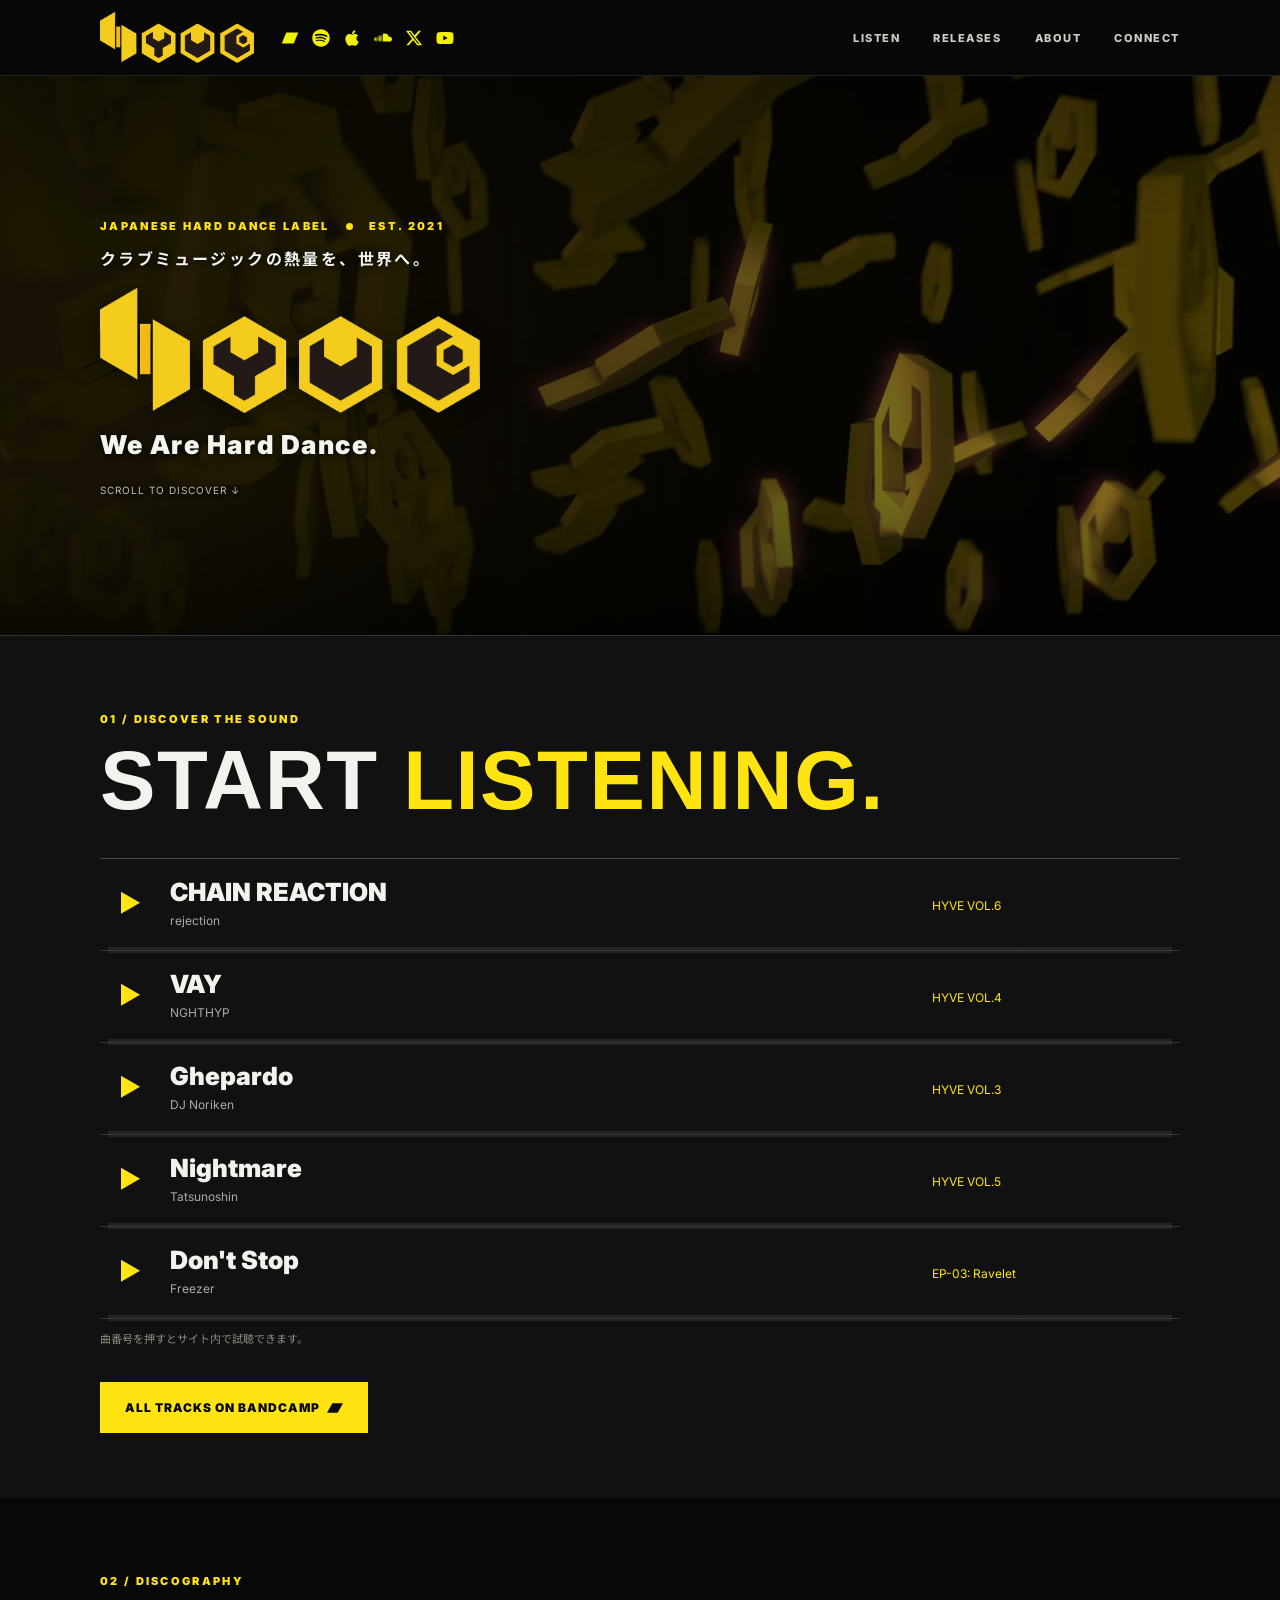
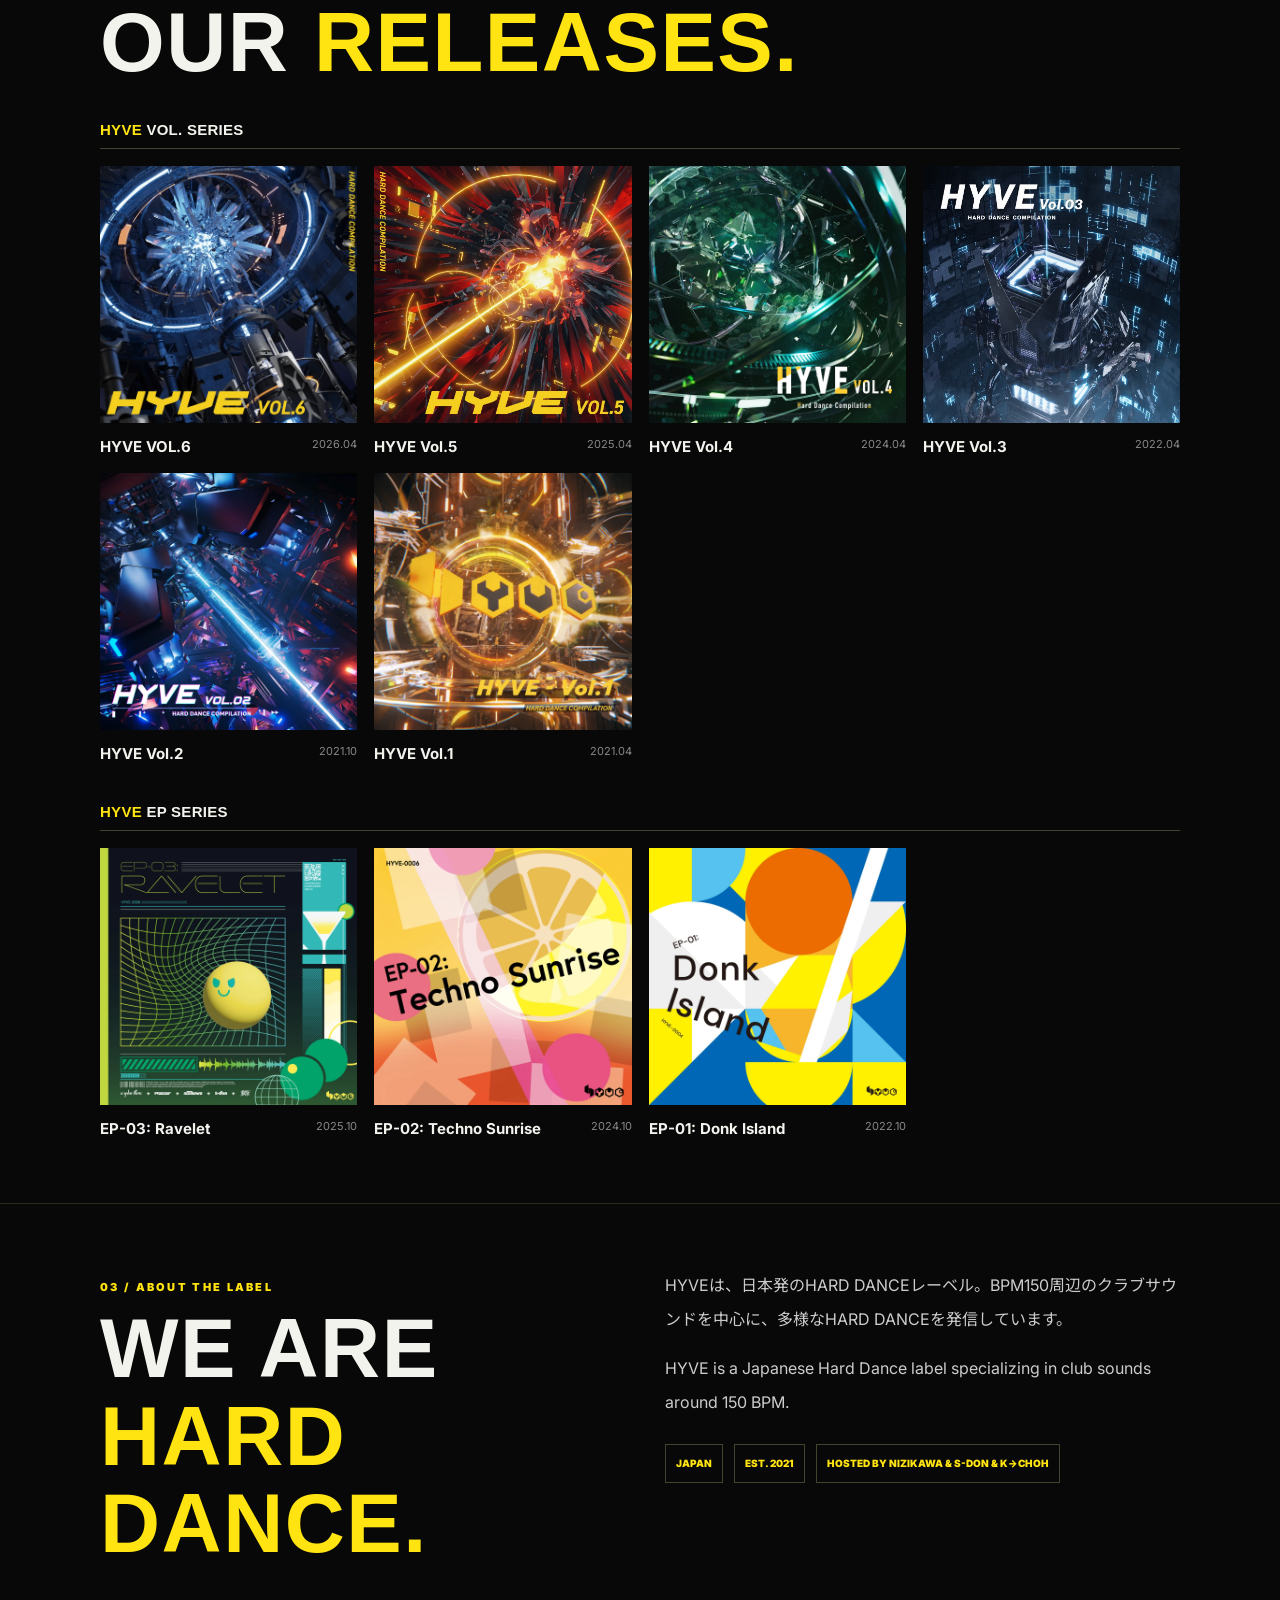
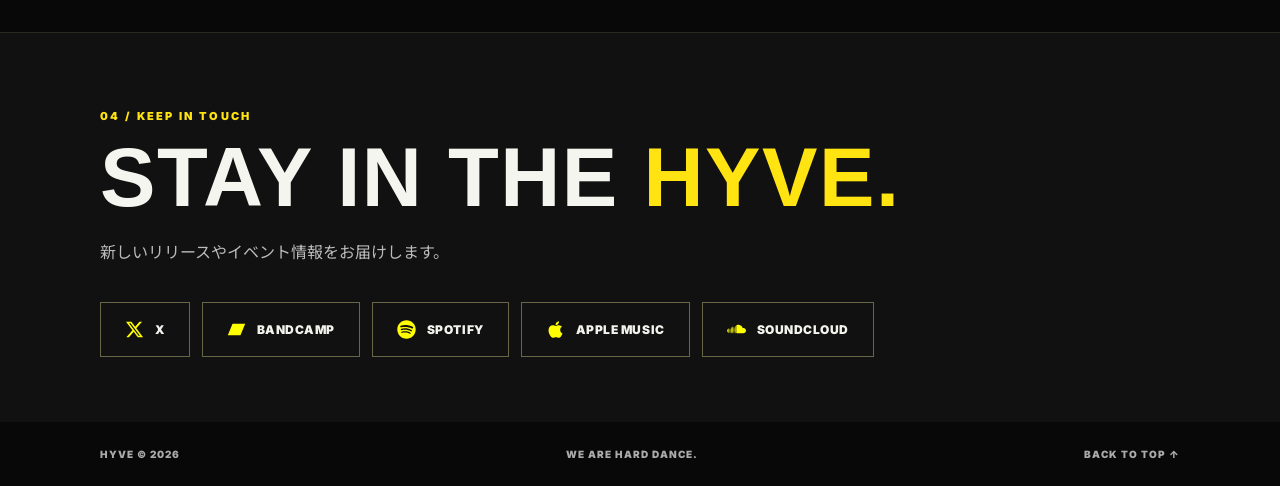
<file: index.html>
<!doctype html>
<html lang="ja">
<head>
  <meta charset="utf-8">
  <meta name="viewport" content="width=device-width, initial-scale=1">
  <meta name="theme-color" content="#080808">
  <meta name="description" content="HYVE — Japanese Hard Dance Label. We Are Hard Dance. Discover our music and releases.">
  <meta property="og:title" content="HYVE | We Are Hard Dance.">
  <meta property="og:description" content="ENTER THE HYVE. Japanese Hard Dance Label.">
  <meta property="og:type" content="website">
  <title>HYVE | We Are Hard Dance.</title>
  <link rel="stylesheet" href="css/style.css?v=hyve-background-video-20261021-v1">
  <script src="js/main.js" defer></script>
  <style>.bandcamp-button-icon{display:inline-block;width:16px;height:16px;margin-left:7px;vertical-align:-3px}</style>
</head>
<body>
  <header class="topbar">
    <a class="brand" href="#top" aria-label="HYVEトップ"><img src="assets/hyve-logo.png" alt="HYVE" width="170" height="58"></a>
    <div class="header-social" id="headerSocial" aria-label="音楽サービス・SNSリンク"></div><nav aria-label="サイト内メニュー"><a href="#listen">LISTEN</a><a href="#releases">RELEASES</a><a href="#about">ABOUT</a><a href="#connect">CONNECT</a></nav>
  </header>
  <main id="top">
    <section class="hero hero-logo-copy section-pad" aria-label="HYVE">
      <video class="hero-bg-video" autoplay muted loop playsinline preload="metadata" poster="assets/hero-poster.jpg" aria-hidden="true" tabindex="-1"><source src="assets/hero-bg.mp4" type="video/mp4"></video>
      <div class="hero-video-overlay" aria-hidden="true"></div>
      <div class="eyebrow">JAPANESE HARD DANCE LABEL <span class="pulse"></span> EST. 2021</div>
      <p class="hero-label">クラブミュージックの熱量を、世界へ。</p>
      <h1 class="hero-logo-heading"><img class="hero-main-logo" src="assets/hyve-logo.png" alt="HYVE" width="620" height="210"></h1>
      <p class="hero-sub">We Are Hard Dance.</p>
      
      <div class="hero-floor"><span>SCROLL TO DISCOVER ↓</span></div>
    </section>
    <section id="listen" class="section-pad section-surface">
      <div class="section-heading"><div><p class="kicker">01 / DISCOVER THE SOUND</p><h2>START <span>LISTENING.</span></h2></div></div>
      <audio id="hyveAudio" preload="none" hidden aria-label="HYVE試聴プレーヤー"></audio>
      <p id="audioStatus" class="sr-only" role="status" aria-live="polite"></p>
      <div id="featured" class="track-list"><p class="loading">Loading tracks...</p></div>
      <p class="tiny-note">曲番号を押すとサイト内で試聴できます。</p>
      <div class="inline-actions"><a class="btn primary" data-setting="bandcamp" href="https://hyve-hard.bandcamp.com/" target="_blank" rel="noopener">ALL TRACKS ON BANDCAMP <svg class="bandcamp-button-icon" viewBox="0 0 24 24" width="16" height="16" aria-hidden="true" focusable="false"><path fill="currentColor" d="M8 5H24L16 19H0Z"/></svg></a></div>
    </section>
    <section id="releases" class="section-pad">
      <div class="section-heading"><div><p class="kicker">02 / DISCOGRAPHY</p><h2>OUR <span>RELEASES.</span></h2></div></div>
      <div class="release-groups"><div class="release-group"><h3>HYVE <span>VOL. SERIES</span></h3><div id="volReleases" class="release-grid"><p class="loading">Loading releases...</p></div></div><div class="release-group"><h3>HYVE <span>EP SERIES</span></h3><div id="epReleases" class="release-grid"></div></div><div class="release-group" id="otherReleasesWrap" hidden><h3>OTHER <span>RELEASES</span></h3><div id="otherReleases" class="release-grid"></div></div></div>
    </section>
    <section id="about" class="section-pad section-about">
      <div><p class="kicker">03 / ABOUT THE LABEL</p><h2>WE ARE<br><span>HARD DANCE.</span></h2></div>
      <div class="about-copy"><p>HYVEは、日本発のHARD DANCEレーベル。BPM150周辺のクラブサウンドを中心に、多様なHARD DANCEを発信しています。</p><p lang="en">HYVE is a Japanese Hard Dance label specializing in club sounds around 150 BPM. Discover our releases and the artists behind the music.</p><div class="about-meta"><span>JAPAN</span><span>EST. 2021</span><span>HOSTED BY NIZIKAWA & S-DON & K→CHOH</span></div></div>
    </section>
    <section id="connect" class="section-pad section-surface connect-section"><p class="kicker">04 / KEEP IN TOUCH</p><h2>STAY IN THE <span>HYVE.</span></h2><p>新しいリリースやイベント情報をお届けします。</p><div class="links" id="streamingLinks" aria-label="音楽配信リンク"></div><p class="tiny-note" id="streamingLinkNote" hidden>未設定の配信先URLは、管理画面の「サイト基本設定」から登録すると表示されます。</p></section>
  </main>
  <footer><span>HYVE © 2026</span><span>WE ARE HARD DANCE.</span><a href="#top">BACK TO TOP ↑</a></footer>
</body>
</html>
</file>
<file: css/style.css>
@import url('https://fonts.googleapis.com/css2?family=Barlow+Condensed:wght@500;600;700;800;900&family=Inter:wght@400;500;600;700;800;900&family=Noto+Sans+JP:wght@400;500;700&display=swap');
:root{--yellow:#ffe411;--black:#080808;--surface:#111;--line:#313128;--muted:#a9a9a0}*{box-sizing:border-box}html{scroll-behavior:smooth}body{margin:0;background:var(--black);color:#f3f3ee;font-family:Arial,"Helvetica Neue","Noto Sans JP",sans-serif}a{color:inherit;text-decoration:none}button,a{ -webkit-tap-highlight-color:transparent}a:focus-visible{outline:2px solid var(--yellow);outline-offset:5px}.topbar{height:76px;display:flex;justify-content:space-between;align-items:center;padding:0 max(5vw,24px);border-bottom:1px solid #222;background:#080808f5;position:sticky;top:0;z-index:20;backdrop-filter:blur(12px)}.brand{display:flex;align-items:center;gap:8px;font-weight:1000;color:var(--yellow);font-size:23px;letter-spacing:-1px}.topbar nav{display:flex;gap:clamp(10px,2.6vw,40px)}.topbar nav a{font-size:11px;font-weight:800;letter-spacing:1.5px;color:#cecec5}.topbar nav a:hover{color:var(--yellow)}.section-pad{padding:104px max(5vw,24px)}.hero{min-height:490px;position:relative;overflow:hidden;display:flex;align-items:flex-start;flex-direction:column;justify-content:center;border-bottom:1px solid #333}.hero-grid{position:absolute;inset:0;pointer-events:none;background:linear-gradient(90deg,#080808f5 0%,#080808aa 70%,#08080844),repeating-linear-gradient(0deg,transparent 0 68px,#262614 69px 70px),repeating-linear-gradient(90deg,transparent 0 68px,#262614 69px 70px);transform:skewY(-8deg) scale(1.4);opacity:.55}.hero>*:not(.hero-grid){position:relative}.eyebrow,.kicker{color:var(--yellow);font-size:11px;font-weight:900;letter-spacing:2.3px}.pulse{display:inline-block;width:7px;height:7px;background:var(--yellow);border-radius:50%;margin:0 12px}.hero-label{margin:18px 0 8px;letter-spacing:3px;font-size:clamp(10px,1.4vw,16px);font-weight:700}.hero h1{font-family:Impact,"Arial Black",sans-serif;font-size:clamp(56px,9vw,126px);letter-spacing:-.045em;line-height:.88;margin:0;max-width:100%;font-weight:1000}.hero h1 em{font-style:normal;color:var(--yellow)}.hero-sub{font-size:clamp(18px,2.3vw,26px);font-weight:900;letter-spacing:.06em;margin:18px 0 8px}.hero-desc{font-size:14px;color:#c6c6be;line-height:2}.hero-actions,.inline-actions{display:flex;flex-wrap:wrap;gap:12px;margin-top:32px}.btn{min-height:51px;display:inline-flex;align-items:center;justify-content:center;padding:14px 25px;font-size:12px;font-weight:900;letter-spacing:1px}.btn.primary{background:var(--yellow);color:#080808}.btn.secondary{border:1px solid #79796c;color:#f2f2ed}.btn:hover{transform:translateY(-2px)}.hero-floor{margin-top:32px;width:100%;display:flex;justify-content:space-between;gap:10px;color:#77776f;font-size:10px;letter-spacing:1px}.section-surface{background:var(--surface)}.section-heading{display:flex;align-items:end;justify-content:space-between;gap:20px;margin-bottom:34px}.section-heading p:last-child{color:var(--muted);font-size:13px;line-height:1.8}.section-heading h2,.section-about h2,.connect-section h2{font-family:Impact,"Arial Black",sans-serif;letter-spacing:.015em;font-size:clamp(42px,6.5vw,96px);line-height:1.05;margin:11px 0 0}.section-heading h2 span,.section-about h2 span,.connect-section h2 span{color:var(--yellow)}.track-list{border-top:1px solid #494938}.track{border-bottom:1px solid #37372d;display:grid;grid-template-columns:55px minmax(0,1fr) minmax(90px,.5fr) 110px;align-items:center;gap:16px;padding:18px 8px}.track-number{color:var(--yellow);font-weight:900;font-size:16px}.track-title{font-size:clamp(16px,2vw,25px);font-weight:900}.track-artist,.track-release{color:#aaa;font-size:12px;margin-top:6px}.track-action{border:1px solid var(--yellow);color:var(--yellow);padding:12px;text-align:center;font-size:11px;font-weight:900}.track-action:hover{background:var(--yellow);color:#000}.tiny-note{font-size:11px;color:#89897e;line-height:1.8}.release-grid{display:grid;grid-template-columns:repeat(3,minmax(0,1fr));gap:24px}.release-card{display:block;min-width:0}.release-cover{aspect-ratio:1;position:relative;display:flex;flex-direction:column;justify-content:space-between;overflow:hidden;background:linear-gradient(135deg,#242419,#090909 62%,#343419)}.release-cover:before{content:"";position:absolute;inset:-35%;border:1px solid #ffe41130;transform:rotate(28deg)}.release-cover:after{content:"";position:absolute;width:85%;aspect-ratio:1;border:28px solid #ffe41113;border-radius:48%;top:10%;right:-22%;transform:rotate(-22deg)}.release-cover img{width:100%;height:100%;object-fit:cover;position:absolute;inset:0;z-index:1}.cover-label{position:relative;z-index:2;font-size:10px;letter-spacing:2px;color:var(--yellow);font-weight:900;padding:22px}.cover-title{position:relative;z-index:2;font-family:Impact,"Arial Black",sans-serif;color:var(--yellow);font-size:clamp(32px,5vw,67px);overflow-wrap:anywhere;line-height:.98;padding:22px}.release-info{display:flex;justify-content:space-between;gap:10px;margin-top:14px}.release-info strong{font-size:15px}.release-info span{color:#888;font-size:11px}.release-card:hover .release-cover{outline:2px solid var(--yellow)}.section-about{display:grid;grid-template-columns:1fr 1fr;gap:50px;border-top:1px solid #292920;border-bottom:1px solid #292920}.about-copy{font-size:16px;line-height:2.1;color:#ccc}.about-copy p{margin-top:0}.about-meta{display:flex;flex-wrap:wrap;gap:11px;margin-top:24px}.about-meta span{padding:8px 10px;border:1px solid #44442e;color:var(--yellow);font-size:10px;font-weight:900}.connect-section>p:not(.kicker){max-width:560px;color:#bbb;line-height:1.8}.links{display:flex;flex-wrap:wrap;gap:12px;margin-top:35px}.links a{padding:17px 24px;border:1px solid #676748;font-size:12px;font-weight:900}.links a:hover{background:var(--yellow);color:#000}footer{padding:26px max(5vw,24px);display:flex;justify-content:space-between;gap:16px;flex-wrap:wrap;font-size:10px;font-weight:900;color:#aaa;letter-spacing:1px}.loading{color:#aaa}@media(max-width:740px){.topbar{height:62px;padding:0 18px}.topbar nav{gap:10px}.topbar nav a{font-size:9px;letter-spacing:.3px}.topbar nav a:last-child{display:none}.brand{font-size:19px}.section-pad{padding:78px 20px}.hero{min-height:420px}.hero-label{margin-top:12px}.hero h1{font-size:clamp(48px,12vw,76px)}.hero-floor{font-size:8px}.section-heading{display:block}.section-heading p:last-child{margin:20px 0}.track{grid-template-columns:28px 1fr 82px;gap:8px}.track-release{display:none}.track-action{padding:11px 6px;font-size:9px}.release-grid{grid-template-columns:repeat(2,minmax(0,1fr));gap:18px}.cover-label{padding:12px}.cover-title{padding:12px;font-size:clamp(27px,7vw,54px)}.release-info{display:block}.release-info strong{display:block}.release-info span{display:block;margin-top:6px}.section-about{grid-template-columns:1fr;gap:20px}.hero-actions{flex-direction:column;align-items:stretch;min-width:min(300px,100%)}.hero-floor span{display:none}}@media(prefers-reduced-motion:reduce){html{scroll-behavior:auto}.btn:hover{transform:none}}

/* Compact hero: keep the opening section closer to s-don.com in scale. */
.hero.section-pad{padding-top:60px;padding-bottom:46px}
.hero-actions{margin-top:20px}
@media(max-width:740px){.hero.section-pad{padding-top:46px;padding-bottom:35px}.hero-desc{font-size:12px;line-height:1.8}.hero-floor{margin-top:26px}}

/* Official compact presentation, optimized for cover-first browsing */
.hero h1.hero-single-line{font-size:clamp(36px,6vw,76px);line-height:1.03}
.hero{min-height:330px}.hero.section-pad{padding-top:45px;padding-bottom:35px}
.section-pad{padding-top:65px;padding-bottom:65px}.release-grid{grid-template-columns:repeat(4,minmax(0,1fr));gap:17px}
.release-cover img~.cover-label,.release-cover img~.cover-title{display:none}
@media(max-width:740px){.hero{min-height:300px}.hero h1.hero-single-line{font-size:clamp(30px,8vw,50px)}.section-pad{padding-top:49px;padding-bottom:49px}.release-grid{grid-template-columns:repeat(2,minmax(0,1fr));gap:12px}}

/* HYVE 2026: stable designed hero + official title logo */
.topbar{gap:clamp(10px,2.2vw,30px)}
.brand{flex:0 0 auto;line-height:0}
.brand img{display:block;width:clamp(104px,12vw,160px);height:auto;max-height:52px;object-fit:contain}
.topbar nav{margin-left:auto}
.header-social{display:flex;align-items:center;gap:8px;flex-shrink:0}
.header-social a{width:27px;height:27px;border:1px solid #77775e;border-radius:50%;display:flex;align-items:center;justify-content:center;color:var(--yellow);font-size:13px;font-weight:900;line-height:1}
.header-social a:hover{background:var(--yellow);color:#080808}
.hero h1{font-size:clamp(45px,7.4vw,104px);line-height:.92}

.release-groups{display:grid;gap:40px}
.release-group h3{font-size:15px;font-weight:900;letter-spacing:1.4px;color:var(--yellow);margin:0 0 17px;padding-bottom:10px;border-bottom:1px solid #444435}
.release-group h3 span{color:#f3f3ee}
.release-group[hidden]{display:none}
@media(max-width:900px){.topbar nav{gap:10px}.topbar nav a{font-size:10px;letter-spacing:.4px}}
@media(max-width:740px){.topbar{height:64px;gap:10px}.brand img{width:100px;max-height:43px}.topbar nav{gap:9px}.topbar nav a{font-size:9px}.topbar nav a:nth-child(3){display:none}.header-social{gap:4px}.header-social a{width:24px;height:24px;font-size:11px}.hero h1{font-size:clamp(42px,10vw,70px)}.release-groups{gap:28px}}
@media(max-width:390px){.topbar nav a:nth-child(2){display:none}.brand img{width:88px}}

/* 2026-10-18 refined editorial typography + hierarchy */
body{font-family:Inter,'Noto Sans JP','Helvetica Neue',Arial,sans-serif;font-feature-settings:'kern' 1}
.hero h1,.section-heading h2,.section-about h2,.connect-section h2,.release-group h3{font-family:'Barlow Condensed',Impact,'Arial Narrow',sans-serif;font-weight:900;font-stretch:condensed}
.hero h1{color:#f5f5f0;letter-spacing:.008em;line-height:1.01;font-size:clamp(43px,7.2vw,102px);overflow-wrap:normal}
.hero h1 span{color:#f5f5f0}.hero h1 em{color:var(--yellow);font-style:normal}
.hero-label{letter-spacing:.15em}
.connect-section h2{color:#f5f5f0;letter-spacing:.018em}
.connect-section h2 span{color:var(--yellow)}
.topbar{justify-content:flex-start;gap:0}
.brand{margin-right:clamp(14px,2vw,27px)}
.header-social{order:1;gap:9px;margin-right:auto;flex-shrink:1;min-width:0}
.topbar nav{order:2;margin-left:auto}
.header-social a{width:22px;height:22px;padding:2px;border:0;border-radius:0;color:var(--yellow);background:transparent;opacity:.95}
.header-social a:hover{background:transparent;color:#fff;opacity:1;transform:translateY(-1px)}
.header-social a svg{width:100%;height:100%;display:block;fill:currentColor}
.header-social a img{width:100%;height:100%;display:block;filter:brightness(0) saturate(100%) invert(87%) sepia(77%) saturate(2682%) hue-rotate(357deg) brightness(106%) contrast(102%)}
.links a{display:inline-flex;align-items:center;gap:11px;letter-spacing:.045em}
.links svg{width:19px;height:19px;fill:currentColor;flex:none}
.links a:hover svg{fill:currentColor}
.links a[aria-disabled='true']{opacity:.45;cursor:not-allowed}
@media(max-width:900px){.topbar nav a{font-size:9px}.header-social{gap:7px}.header-social a{width:20px;height:20px}}
@media(max-width:740px){.topbar{flex-wrap:wrap;height:auto;min-height:62px;padding-top:8px;padding-bottom:8px;row-gap:6px}.brand{margin-right:12px}.brand img{width:91px}.header-social{gap:7px}.header-social a{width:19px;height:19px}.topbar nav{width:100%;order:3;justify-content:flex-start;gap:20px}.topbar nav a:nth-child(3){display:inline}.hero h1{font-size:clamp(42px,10vw,69px);letter-spacing:.003em}}
@media(max-width:390px){.topbar nav a:nth-child(2){display:inline}.header-social{gap:6px}.header-social a{width:18px;height:18px}}

/* FINAL VERIFIED RULES: HYVE alone uses the brand yellow. */
.hero h1, .hero h1 span, .hero h1.hero-single-line {color:#f5f5f0;}
.hero h1 em, .hero h1.hero-single-line em {color:#ffe411; font-style:normal;}
.hero h1 {letter-spacing:.018em;line-height:1.04;}
.connect-section h2 {color:#f5f5f0;letter-spacing:.025em;}
.connect-section h2 span {color:#ffe411;}
/* Monochrome icons directly beside the HYVE logo. */
.topbar {justify-content:flex-start;}
.brand {margin-right:clamp(12px,2vw,25px);}
.header-social {order:1;gap:9px;margin-right:auto;align-items:center;}
.topbar nav {order:2;margin-left:auto;}
.header-social a {border:0;border-radius:0;background:none;color:#ffe411;}
.header-social a img,.links a img {display:block;width:100%;height:100%;filter:brightness(0) saturate(100%) invert(85%) sepia(97%) saturate(1164%) hue-rotate(359deg) brightness(103%) contrast(107%);}
.links a img {width:19px;height:19px;flex:0 0 19px;}
@media(max-width:740px){.hero h1{letter-spacing:.012em}.header-social{margin-right:auto;}}

/* Compact embedded playlist, consistent with existing dark/yellow HYVE styling */
.embedded-player{max-width:900px;margin:0 0 34px;border:1px solid #3d3d2c;background:#080808;padding:16px}
.player-heading{display:flex;align-items:center;justify-content:space-between;gap:16px;margin:0 0 12px;font-size:12px;letter-spacing:.08em}
.player-heading strong{color:#ffe411}
.player-heading a{font-size:10px;font-weight:800;color:#ddd;text-decoration:underline;text-underline-offset:3px}
.embedded-player iframe{width:100%;aspect-ratio:16/9;display:block;border:0;background:#000}
@media(max-width:740px){.embedded-player{padding:10px;margin-bottom:24px}.player-heading{font-size:11px}}

/* Native HTML5 audio player; compact, no third-party iframe. */
.native-player{max-width:900px;margin:0 0 28px;border:1px solid #494932;background:#0a0a0a;padding:22px}
.native-player .player-heading{color:#ffe411}.native-player .player-heading span{color:#aaa;font-size:10px}
.now-playing{display:flex;flex-wrap:wrap;align-items:baseline;gap:7px 15px;margin:18px 0}
.now-playing strong{font-size:clamp(17px,2.5vw,27px);font-family:Impact,'Arial Black',sans-serif;letter-spacing:.025em}
.now-playing>span:last-child{color:#aaa;font-size:12px}
.playing-tag{color:#ffe411;font-size:10px;font-weight:800;letter-spacing:.1em}
.native-player audio{display:block;width:100%;height:48px;accent-color:#ffe411;color-scheme:dark}
.native-player .tiny-note{margin-bottom:0}
.track-action.playable{background:#ffe411;color:#080808;cursor:pointer;border-radius:0}
/* Restore the agreed original heavy headline font, keeping the white/yellow distinction. */
.hero h1,.section-heading h2,.section-about h2,.connect-section h2,.release-group h3,.cover-title{font-family:Impact,'Arial Black',sans-serif!important;font-weight:900;letter-spacing:.018em}
.hero h1,.hero h1 span{color:#f5f5f0}.hero h1 em{color:#ffe411}.connect-section h2{color:#f5f5f0}.connect-section h2 span{color:#ffe411}
@media(max-width:740px){.native-player{padding:14px}.now-playing{gap:5px 12px}}


/* Inline track player: track divider is the seek bar. */
#hyveAudio{display:none}
.track{position:relative;padding-bottom:22px}
.track-progress{
  appearance:none;-webkit-appearance:none;
  position:absolute;left:0;bottom:-3px;width:100%;height:6px;
  margin:0;border:0;border-radius:0;cursor:pointer;
  background:linear-gradient(to right,var(--yellow) 0,var(--yellow) var(--progress,0%),#3b3b35 var(--progress,0%),#3b3b35 100%);
  opacity:.45;transition:opacity .15s;z-index:2;
}
.track-progress:disabled{cursor:default}
.track-progress::-webkit-slider-thumb{
  -webkit-appearance:none;width:10px;height:10px;border:0;border-radius:50%;background:var(--yellow);opacity:0
}
.track-progress::-moz-range-thumb{width:10px;height:10px;border:0;border-radius:50%;background:var(--yellow);opacity:0}
.track.is-active .track-progress,.track:hover .track-progress{opacity:1}
.track.is-active .track-progress::-webkit-slider-thumb,.track:hover .track-progress::-webkit-slider-thumb{opacity:1}
.track.is-active .track-progress::-moz-range-thumb,.track:hover .track-progress::-moz-range-thumb{opacity:1}
.track-action.inline-play{width:43px;height:43px;padding:0;border:1px solid var(--yellow);background:transparent;color:var(--yellow);font-size:15px;cursor:pointer;justify-self:end}
.track-action.inline-play:hover,.track.is-playing .track-action.inline-play{background:var(--yellow);color:#080808}
.track-progress:focus-visible,.inline-play:focus-visible{outline:2px solid white;outline-offset:4px}
@media(max-width:740px){.track{padding-bottom:18px}.track-action.inline-play{width:38px;height:38px}}

/* Left-side track-number controls (2026-10-18) */
.track{grid-template-columns:48px minmax(0,1fr) minmax(90px,.32fr);column-gap:14px}
.track-number-play,.track-number-link{
  border:0;background:none;color:var(--yellow);font:900 16px/1 Arial,sans-serif;
  min-width:42px;min-height:42px;padding:0;display:flex;align-items:center;justify-content:center;
  cursor:pointer;text-align:center;text-decoration:none;letter-spacing:.03em;
}
.track-number-play:hover,.track-number-play:focus-visible,.track-number-link:hover,.track-number-link:focus-visible{color:#fff}
.track-number-play:not([aria-pressed="true"]):hover{font-size:0}
.track-number-play:not([aria-pressed="true"]):hover::before{content:"▶";font-size:16px}
.track-number-link:hover{font-size:0}
.track-number-link:hover::before{content:"↗";font-size:20px}
.track-number-play:focus-visible,.track-number-link:focus-visible{outline:2px solid var(--yellow);outline-offset:2px}
.track>.track-progress{grid-column:1/-1}
@media(max-width:740px){.track{grid-template-columns:42px minmax(0,1fr);gap:8px}.track-release{display:none}}

/* HYVE inline playback: permanent play symbol and linked release names */
.track-number-play:not([aria-pressed="true"]):hover,
.track-number-link:hover {font-size:16px}
.track-number-play:not([aria-pressed="true"]):hover::before,
.track-number-link:hover::before {content:none}
.track-number-play,.track-number-link{
  font-family:Arial,sans-serif;
  color:var(--yellow);
  font-size:17px;
  transition:color .16s ease;
}
.track-number-play[aria-pressed="true"] {color:var(--yellow)}
.track-release-link{display:inline-block;width:fit-content;text-decoration:none;line-height:1.5}
.track-release-link:hover,.track-release-link:focus-visible{color:var(--yellow);text-decoration:underline;text-underline-offset:3px}
@media(max-width:740px){
  .track{grid-template-columns:42px minmax(0,1fr);gap:8px}
  .track-release-link{display:block;grid-column:2;grid-row:2;margin-top:-6px;font-size:11px}
  .track>.track-progress{grid-column:1/-1}
}

/* Minimal HYVE playback controls: glyphs only, no framing. */
.track-number-play,
.track-number-link,
.track-number-play:hover,
.track-number-link:hover,
.track.is-playing .track-number-play {
  appearance: none;
  -webkit-appearance: none;
  border: 0 !important;
  outline: none;
  border-radius: 0 !important;
  box-shadow: none !important;
  background: transparent !important;
  padding: 0;
  color: var(--yellow);
  font: 700 18px/1 Arial,sans-serif;
  min-width: 40px;
  min-height: 40px;
  display: inline-flex;
  align-items: center;
  justify-content: center;
  cursor: pointer;
}
.track-number-play::before,
.track-number-link::before,
.track-number-play:hover::before,
.track-number-link:hover::before { content: none !important; }
.track-number-play:focus-visible,
.track-number-link:focus-visible { outline: 1px dashed var(--yellow) !important; outline-offset: 3px; }

/* Flat icon-only player (no glyph-enclosing circle or button frame). */
.track-number-play, .track-number-link,
.track-number-play:hover, .track-number-link:hover,
.track.is-playing .track-number-play {
  border: none !important;
  border-radius: 0 !important;
  background: transparent !important;
  box-shadow: none !important;
  color: var(--yellow) !important;
  font-size: 0 !important; /* Hide platform-dependent circled play glyph */
  width: 44px;
  min-width: 44px;
  height: 44px;
  min-height: 44px;
  padding: 0;
  position: relative;
  display: inline-flex;
  align-items: center;
  justify-content: center;
}
.track-number-play::before, .track-number-link::before,
.track-number-play:hover::before, .track-number-link:hover::before {
  content: "" !important;
  display: block;
  width: 20px;
  height: 22px;
  background: var(--yellow);
  clip-path: polygon(5% 0, 100% 50%, 5% 100%);
  font-size: 0;
}
.track-number-play[aria-pressed="true"]::before,
.track-number-play[aria-pressed="true"]:hover::before {
  width: 20px;
  height: 22px;
  clip-path: polygon(0 0, 36% 0, 36% 100%, 0 100%, 0 0, 64% 0, 100% 0, 100% 100%, 64% 100%, 64% 0);
}
.track-number-play:focus-visible, .track-number-link:focus-visible {
  outline: 1px dashed var(--yellow) !important;
  outline-offset: 0;
}

/* Linked album title beside each track */
a.track-release-link {cursor:pointer;pointer-events:auto;color:var(--yellow);text-decoration:underline;text-decoration-color:transparent;text-underline-offset:4px;transition:text-decoration-color .15s,color .15s}
a.track-release-link:hover,a.track-release-link:focus-visible{text-decoration-color:currentColor;color:#fff}
span.track-release-link{color:#999;cursor:default}

/* 2026-10-19: compact, logo-only opening and readable content width. */
.hero.hero-logo-only{min-height:0 !important;height:auto !important;padding-top:36px !important;padding-bottom:36px !important;display:flex;justify-content:center;align-items:center;background:var(--black);}
.hero.hero-logo-only .hero-main-logo{display:block;position:relative;width:min(100%,330px);height:auto;max-height:140px;object-fit:contain;}
/* Side margins also apply to navigation and footer. Full-width section backgrounds remain intact. */
.section-pad{padding-left:max(28px,calc((100vw - 1080px)/2)) !important;padding-right:max(28px,calc((100vw - 1080px)/2)) !important;}
.topbar,footer{padding-left:max(28px,calc((100vw - 1080px)/2)) !important;padding-right:max(28px,calc((100vw - 1080px)/2)) !important;}
#listen{scroll-margin-top:75px;}
@media (max-width:740px){
 .hero.hero-logo-only{padding-top:24px !important;padding-bottom:24px !important;}
 .hero.hero-logo-only .hero-main-logo{width:min(72%,230px);max-height:110px;}
 .section-pad{padding-left:22px !important;padding-right:22px !important;}
 .topbar,footer{padding-left:16px !important;padding-right:16px !important;}
 #listen{scroll-margin-top:65px;}
}

/* HYVE hero: restore original supporting copy, replace only ENTER THE HYVE heading with logo. */
.hero.hero-logo-copy{
  position:relative; min-height:0!important; height:auto!important;
  display:flex; flex-direction:column; align-items:flex-start; justify-content:center;
  padding-top:39px!important; padding-bottom:29px!important;
  text-align:left; overflow:hidden;
}
.hero.hero-logo-copy .hero-logo-heading{
  margin:12px 0 4px; padding:0; width:100%; line-height:0;
  font-size:0; text-align:left;
}
.hero.hero-logo-copy .hero-main-logo{
  display:block; width:min(380px,100%); height:auto; max-height:155px; object-fit:contain;
  object-position:left center;
}
.hero.hero-logo-copy .hero-label{margin:13px 0 6px}
.hero.hero-logo-copy .hero-sub{margin:12px 0 5px}
.hero.hero-logo-copy .hero-desc{margin:0;line-height:1.85}
.hero.hero-logo-copy .hero-floor{margin-top:19px}
@media(max-width:740px){
  .hero.hero-logo-copy{padding-top:27px!important;padding-bottom:23px!important}
  .hero.hero-logo-copy .hero-main-logo{width:min(270px,83%);max-height:112px}
  .hero.hero-logo-copy .hero-sub{margin-top:9px}
  .hero.hero-logo-copy .hero-floor{margin-top:14px}
}


/* HYVE hero video patch / Oct 21. Only affects the hero section. */
.hero.hero-logo-copy{
  isolation:isolate;min-height:560px!important;
  padding-top:84px!important;padding-bottom:80px!important;
  background:#080808;justify-content:center;align-items:flex-start;
}
.hero.hero-logo-copy .hero-bg-video,
.hero.hero-logo-copy .hero-video-overlay{
  position:absolute;inset:0;width:100%;height:100%;pointer-events:none;
}
.hero.hero-logo-copy .hero-bg-video{z-index:0;object-fit:cover;object-position:center center;}
.hero.hero-logo-copy .hero-video-overlay{
 z-index:1;background:linear-gradient(90deg,rgba(0,0,0,.79) 0%,rgba(0,0,0,.65) 48%,rgba(0,0,0,.42) 100%),linear-gradient(0deg,rgba(0,0,0,.42),transparent 25%,transparent 75%,rgba(0,0,0,.25));
}
.hero.hero-logo-copy > :not(.hero-bg-video):not(.hero-video-overlay){position:relative;z-index:2;}
.hero.hero-logo-copy .hero-main-logo{filter:drop-shadow(0 2px 10px rgba(0,0,0,.45));}
.hero.hero-logo-copy .hero-sub,.hero.hero-logo-copy .hero-label{color:#f5f5f0;text-shadow:0 1px 6px #000;}
.hero.hero-logo-copy .hero-desc{color:#f3f3ed;text-shadow:0 1px 5px #000;}
.hero.hero-logo-copy .hero-floor{color:#c0c0b7;text-shadow:0 1px 4px #000;}
@media(max-width:740px){
 .hero.hero-logo-copy{min-height:500px!important;padding-top:65px!important;padding-bottom:60px!important;}
 .hero.hero-logo-copy .hero-bg-video{object-position:58% center;}
 .hero.hero-logo-copy .hero-video-overlay{background:linear-gradient(90deg,rgba(0,0,0,.82),rgba(0,0,0,.56)),linear-gradient(0deg,rgba(0,0,0,.45),transparent 50%,rgba(0,0,0,.25));}
}
@media(prefers-reduced-motion:reduce){.hero-bg-video{display:none!important}.hero.hero-logo-copy{background:#080808 url('../assets/hero-poster.jpg') center/cover no-repeat;}}
</file>
